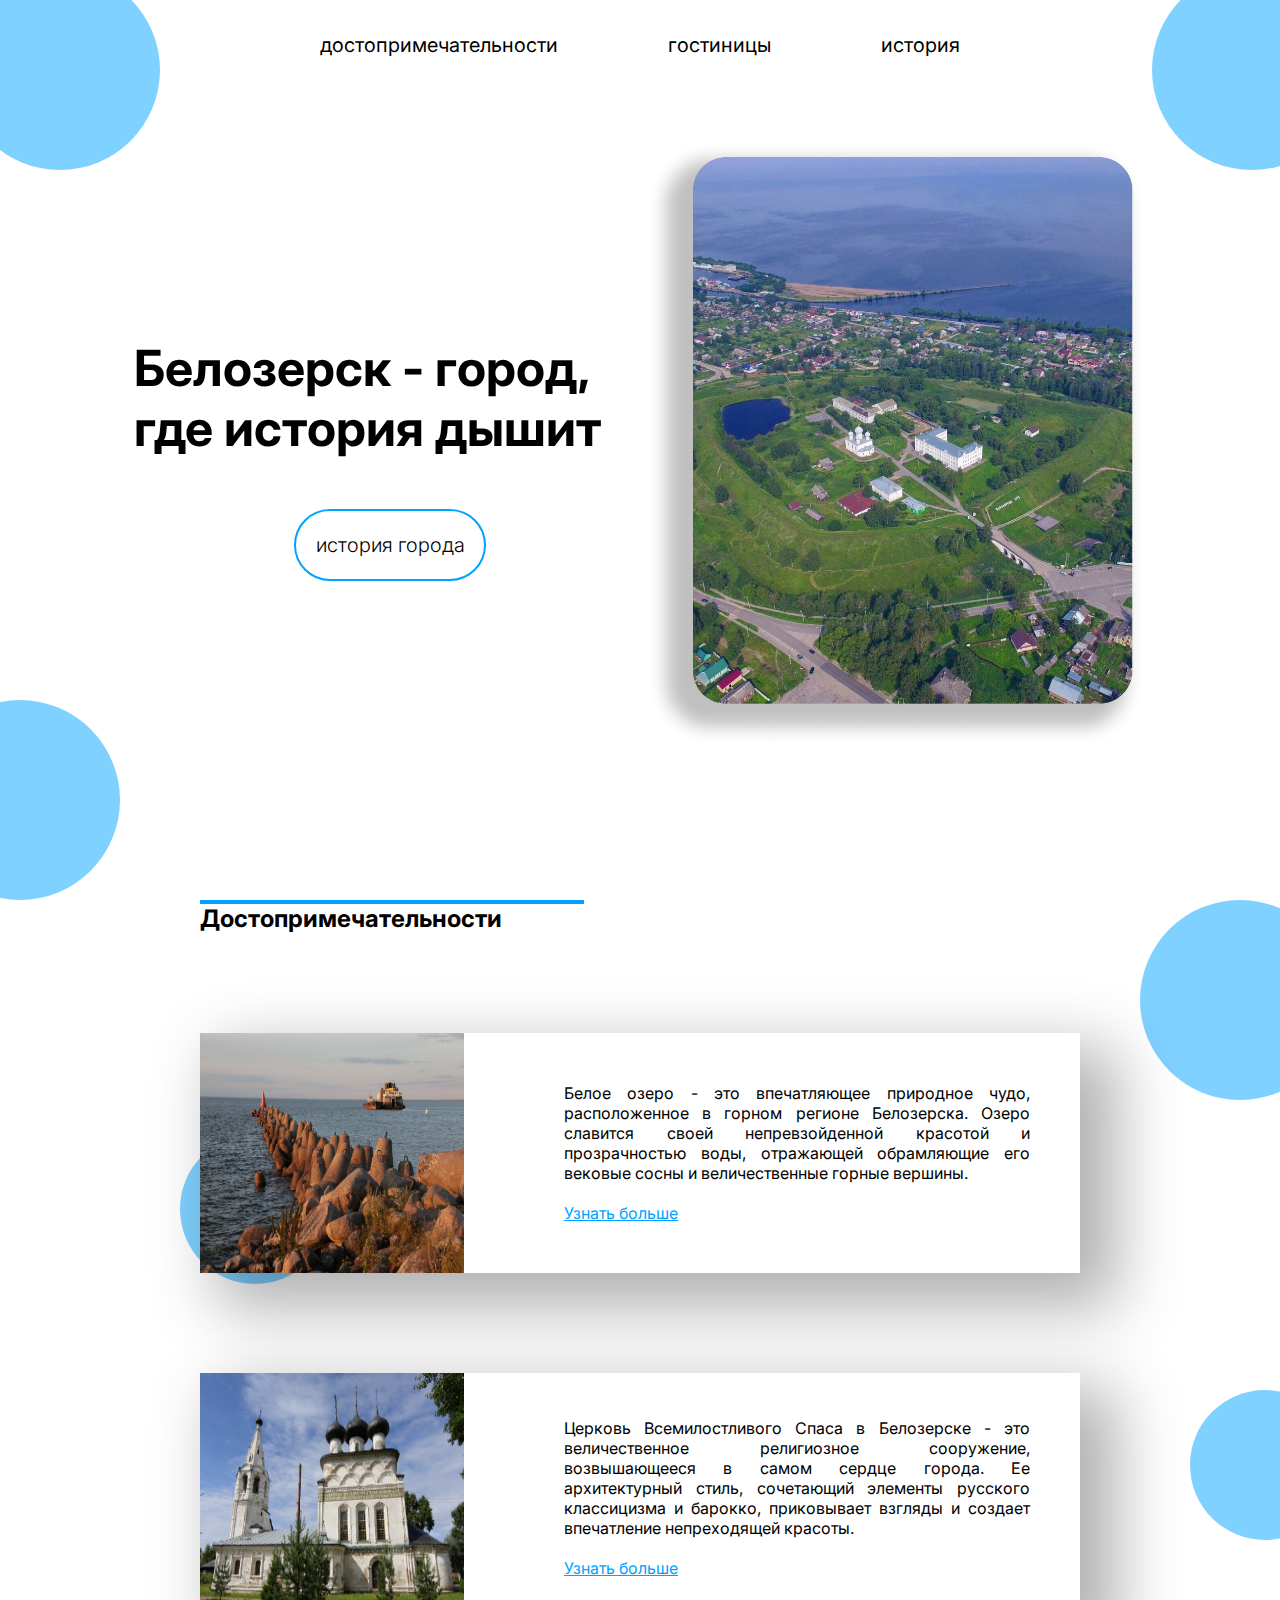
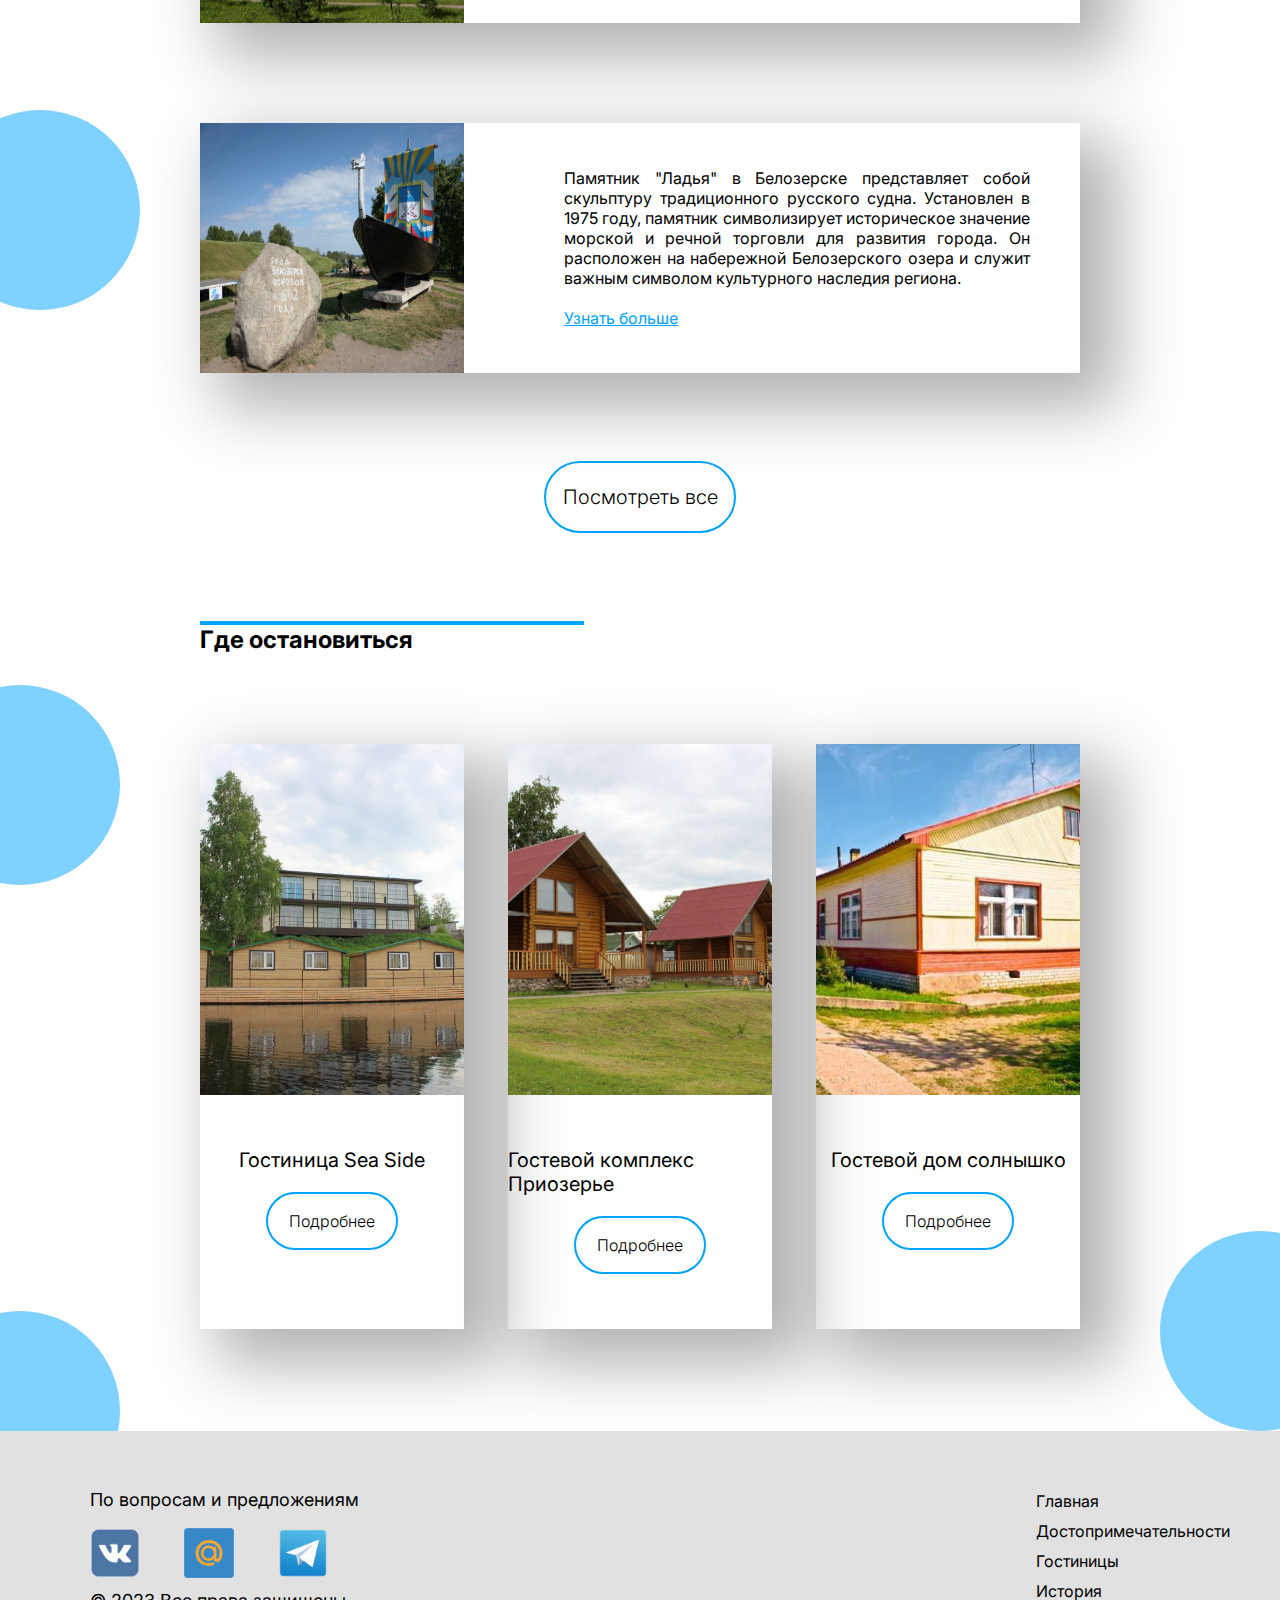
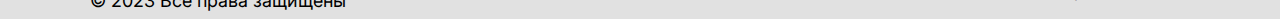
<file: site/index.html>
<!DOCTYPE html>
<html lang="en">
<head>
	<meta charset="UTF-8">
	<meta name="viewport" content="width=device-width, initial-scale=1.0">
	<link rel="stylesheet" href="style.css">
	<title>Document</title>
</head>
<body>
	<header>
		<div class="hamburger-menu">
    <input id="menu__toggle" type="checkbox" />
    <label class="menu__btn" for="menu__toggle">
      <span></span>
    </label>

    <ul class="menu__box">
      <li><a class="menu__item" href="dostoprim.html">достопримечательности</a></li>
			<li><a class="menu__item" href="hotel.html">гостиницы</a></li>
			<li><a class="menu__item" href="history.html">история</a></li>
			
    </ul>
</div>
		<nav>
			<ul>
				<li><a href="dostoprim.html">достопримечательности</a></li>
				<li><a href="hotel.html">гостиницы</a></li>
				<li><a href="history.html">история</a></li>
			</ul>
		</nav>

		<div class="header-main">
			<div class="header-title-btn">
				<h1>Белозерск - город, где история дышит</h1>
				<div class="btn">
					<div class="btn-contur">
						<a href="history.html">
							<p>
						   		история города
					    	</p>
				    	</a>
					</div>
				</div>
			</div>
			


			<div class="header-img">
				<img src="../img/original 1.png" alt="">
			</div>

		
				<div class="ellipse el1"></div>
				<div class="ellipse el2"></div>
				<div class="ellipse el3"></div>
			
				
		</div>

		
		
		
	</header>

	<section>
				<div class="ellipse el2-1"></div>	
				<div class="ellipse el2-2"></div>
				<div class="ellipse el2-3"></div>
				<div class="ellipse el2-4"></div>
				<div class="ellipse el2-5"></div>
				<div class="ellipse el2-6"></div>
				<div class="ellipse el2-7"></div>
		<div class="container">
			<div class="dostoprim">
				<h2 class="title">Достопримечательности</h2>
				<div class="card">
						<img src="../img/beloe-ozero.jpg" alt="">
						<p>
							Белое озеро - это впечатляющее природное чудо, расположенное в горном регионе Белозерска. Озеро славится своей непревзойденной красотой и прозрачностью воды, отражающей обрамляющие его вековые сосны и величественные горные вершины.<br> <br>	
							<a href="dostoprim.html">Узнать больше</a>
						</p>
						
				</div>
				<div class="card">
						<img src="../img/00249_20111213_201936o.jpg" alt="">
						<p>
Церковь Всемилостливого Спаса в Белозерске - это величественное религиозное сооружение, возвышающееся в самом сердце города. Ее архитектурный стиль, сочетающий элементы русского классицизма и барокко, приковывает взгляды и создает впечатление непреходящей красоты.
<br> <br>	
							<a href="dostoprim.html">Узнать больше</a>						
</p>
				</div>
				<div class="card">
						<img src="../img/belozer13.jpg" alt="">
						<p>
							Памятник "Ладья" в Белозерске представляет собой скульптуру традиционного русского судна. Установлен в 1975 году, памятник символизирует историческое значение морской и речной торговли для развития города. Он расположен на набережной Белозерского озера и служит важным символом культурного наследия региона.
							<br> <br>	
							<a href="dostoprim.html">Узнать больше</a>
						</p>
				</div>
				<div class="btn">
					<div class="btn-contur">
						<a href="dostoprim.html">
							<p>
						   		Посмотреть все
					    	</p>
				    	</a>
					</div>
				</div>
				
				
			
				
			</div>
			<div class="hotel">
				<h2 class="title">Где остановиться</h2>
				<div class="hotel-flex">
				<div class="hotel-card">

					<img src="../img/48f9691743d5.jpg" alt="">
					<p>Гостиница Sea Side</p>
					<div class="btn">
						<div class="btn-contur">
							<a href="hotel.html">
								<p>
							   		Подробнее
						    	</p>
					    	</a>
						</div>
					</div>
				</div>

				<div class="hotel-card none">
					<img src="../img/caption.jpg" alt="">
					<p>Гостевой комплекс Приозерье</p>
					<div class="btn">
						<div class="btn-contur">
							<a href="hotel.html">
								<p>
							   		Подробнее
						    	</p>
					    	</a>
						</div>
					</div>
				</div>

				<div class="hotel-card ">
					<img src="../img/1541464.jpg" alt="">
					<p>Гостевой дом солнышко</p>
					<div class="btn">
						<div class="btn-contur">
							<a href="hotel.html">
								<p>
							   		Подробнее
						    	</p>
					    	</a>
						</div>
					</div>
				</div>

				</div>

			</div>
			<!-- <div class="meropriyatiya">
				<h2 class="title">Праздники и мероприятия</h2>
				<div class="merop-container">
					<a href=""><img class="img1" src="../img/shhedraya-niva-300x225.jpg" alt=""></a>
					<a href=""><img class="img2" src="../img/1abtczzhrzy-300x177.jpg" alt=""></a>
					<a href=""><img class="img3" src="../img/pskov5-e1488006033668-300x217.jpg" alt=""></a>
				</div>
				<div class="btn">
						<div class="btn-contur">
							<a href="">
								<p>
							   		Поcмотреть больше
						    	</p>
					    	</a>
						</div>
					</div>
			</div> -->
		</div>
	</section>

	<div class="footer">
		<div class="contact">
			<h2>По вопросам и предложениям</h2>
			<div class="icon">
				<a href="https://vk.com/kogese"><img class="left-margin" src="../img/vk.png" alt=""></a>
				<a href="mailto:uywrrt@mail.ru?subject=Hello"><img src="../img/mail.png" alt=""></a>
				<a href="https://t.me/koglee"><img src="../img/teleg.png" alt=""></a>
				
				
				
			</div>
			<h2>© 2023 Все права защищены</h2>
		</div>
		<div class="footer-nav">
			<ul>
				<li><a href="index.html">Главная</a></li>
				<li><a href="dostoprim.html">Достопримечательности</a></li>
				<li><a href="hotel.html">Гостиницы</a></li>
				<li><a href="history.html">История</a></li>
			</ul>
		</div>
	</div>
</body>
</html>
</file>
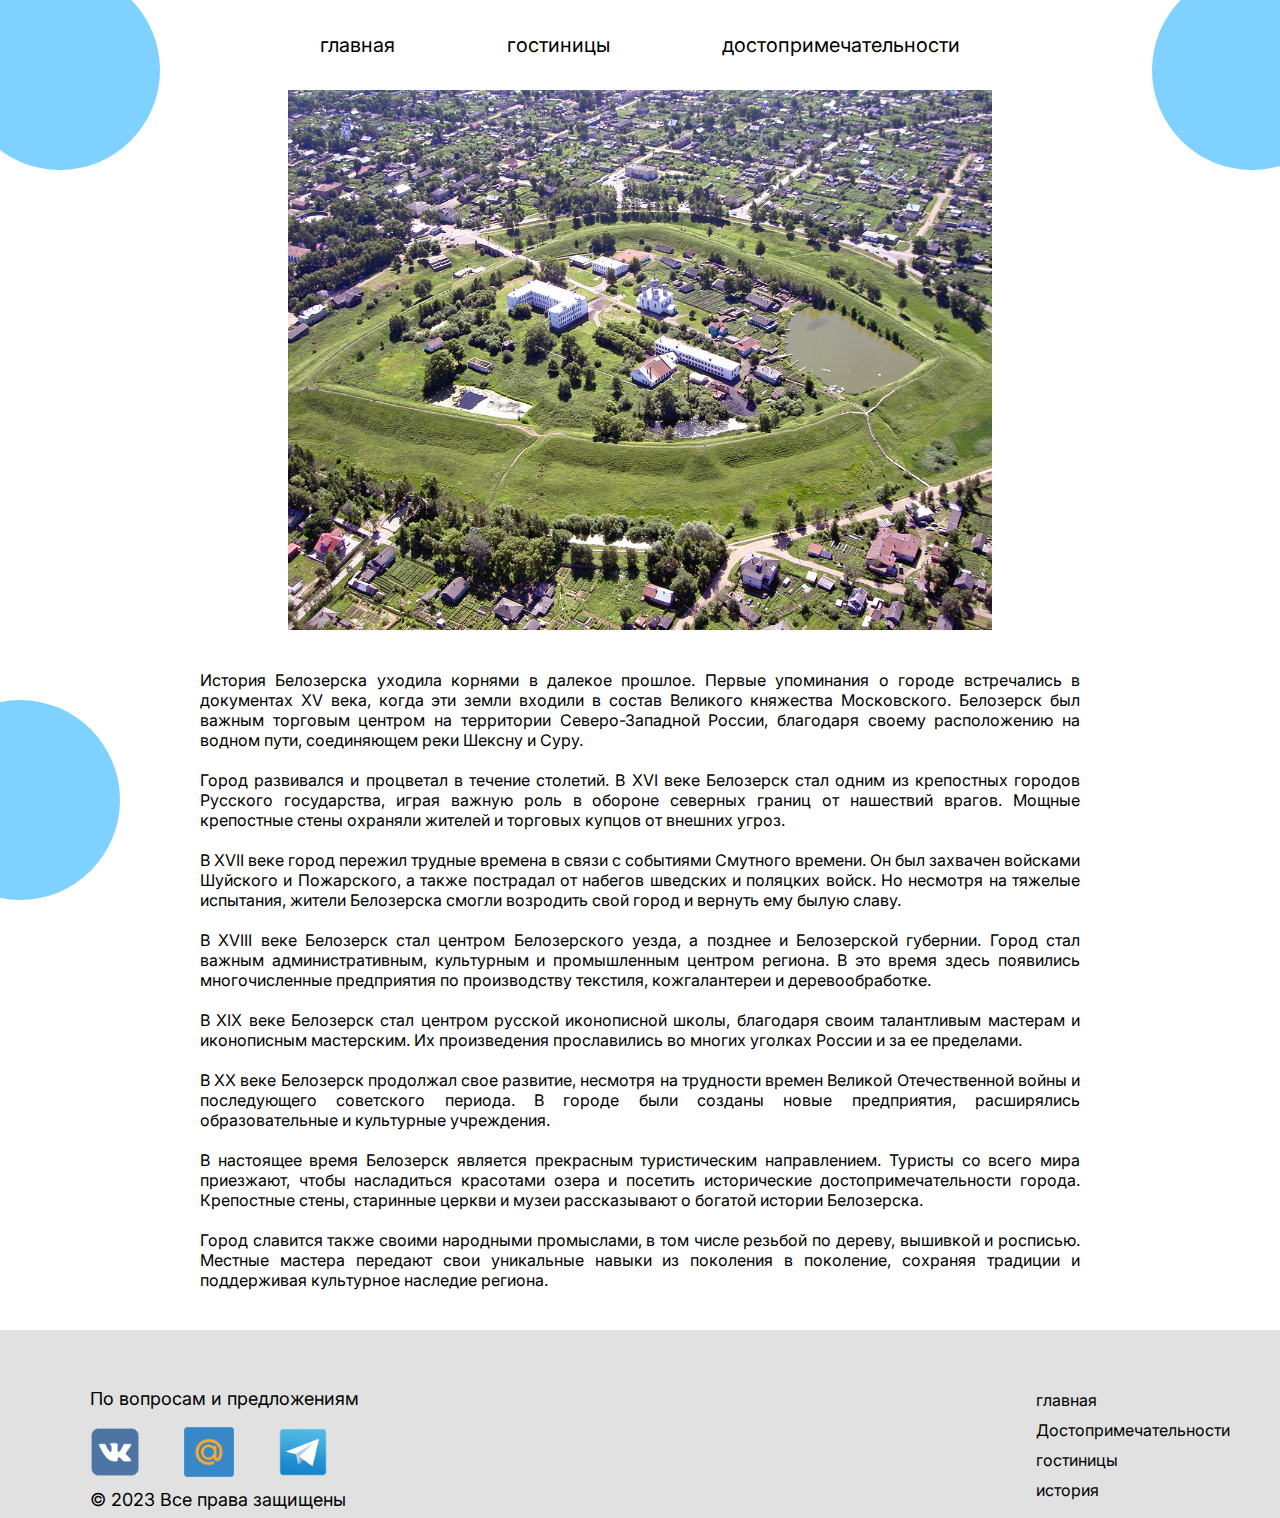
<file: site/history.html>
<!DOCTYPE html>
<html lang="en">
<head>
	<meta charset="UTF-8">
	<meta name="viewport" content="width=device-width, initial-scale=1.0">
	<link rel="stylesheet" href="style.css">
	<link rel="stylesheet" href="dostoprim.css">
	<title>Document</title>
</head>
<body>
	<div class="hamburger-menu">
    <input id="menu__toggle" type="checkbox" />
    <label class="menu__btn" for="menu__toggle">
      <span></span>
    </label>

    <ul class="menu__box">
      <li><a class="menu__item" href="index.html">главная</a></li>
			<li><a class="menu__item" href="hotel.html">гостиницы</a></li>
			<li><a class="menu__item" href="dostoprim.html">достопримечательности</a></li>
			
    </ul>
</div>
	<nav>
			<ul>
				<li><a href="index.html">главная</a></li>
				<li><a href="hotel.html">гостиницы</a></li>
				<li><a href="dostoprim.html">достопримечательности</a></li>
			</ul>
		</nav>

		<div class="container">
				<div class="ellipse el1"></div>
		<div class="ellipse el2"></div>
		<div class="ellipse el3"></div>
		

			<div class="main">
				<img src="../img/37.jpg" alt="">
				<div>История Белозерска уходила корнями в далекое прошлое. Первые упоминания о городе встречались в документах XV века, когда эти земли входили в состав Великого княжества Московского. Белозерск был важным торговым центром на территории Северо-Западной России, благодаря своему расположению на водном пути, соединяющем реки Шексну и Суру. <br><br>

Город развивался и процветал в течение столетий. В XVI веке Белозерск стал одним из крепостных городов Русского государства, играя важную роль в обороне северных границ от нашествий врагов. Мощные крепостные стены охраняли жителей и торговых купцов от внешних угроз.
<br><br>
В XVII веке город пережил трудные времена в связи с событиями Смутного времени. Он был захвачен войсками Шуйского и Пожарского, а также пострадал от набегов шведских и поляцких войск. Но несмотря на тяжелые испытания, жители Белозерска смогли возродить свой город и вернуть ему былую славу.
<br><br>
В XVIII веке Белозерск стал центром Белозерского уезда, а позднее и Белозерской губернии. Город стал важным административным, культурным и промышленным центром региона. В это время здесь появились многочисленные предприятия по производству текстиля, кожгалантереи и деревообработке.
<br><br>
В XIX веке Белозерск стал центром русской иконописной школы, благодаря своим талантливым мастерам и иконописным мастерским. Их произведения прославились во многих уголках России и за ее пределами.
<br><br>
В XX веке Белозерск продолжал свое развитие, несмотря на трудности времен Великой Отечественной войны и последующего советского периода. В городе были созданы новые предприятия, расширялись образовательные и культурные учреждения.
<br><br>
В настоящее время Белозерск является прекрасным туристическим направлением. Туристы со всего мира приезжают, чтобы насладиться красотами озера и посетить исторические достопримечательности города. Крепостные стены, старинные церкви и музеи рассказывают о богатой истории Белозерска.
<br><br>
Город славится также своими народными промыслами, в том числе резьбой по дереву, вышивкой и росписью. Местные мастера передают свои уникальные навыки из поколения в поколение, сохраняя традиции и поддерживая культурное наследие региона.</div>
			</div>


			












		</div>
			<div class="footer">
		<div class="contact">
			<h2>По вопросам и предложениям</h2>
			<div class="icon">
				<a href="https://vk.com/kogese"><img class="left-margin" src="../img/vk.png" alt=""></a>
				<a href="mailto:uywrrt@mail.ru"><img src="../img/mail.png" alt=""></a>
				<a href="https://t.me/koglee"><img src="../img/teleg.png" alt=""></a>
				
				
				
			</div>
			<h2>© 2023 Все права защищены</h2>
		</div>
		<div class="footer-nav">
			<ul>
				<li><a href="index.html">главная</a></li>
				<li><a href="dostoprim.html">Достопримечательности</a></li>
				<li><a href="hotel.html">гостиницы</a></li>
				<li><a href="">история</a></li>
			</ul>
		</div>
	</div>
</body>
</html>
</file>
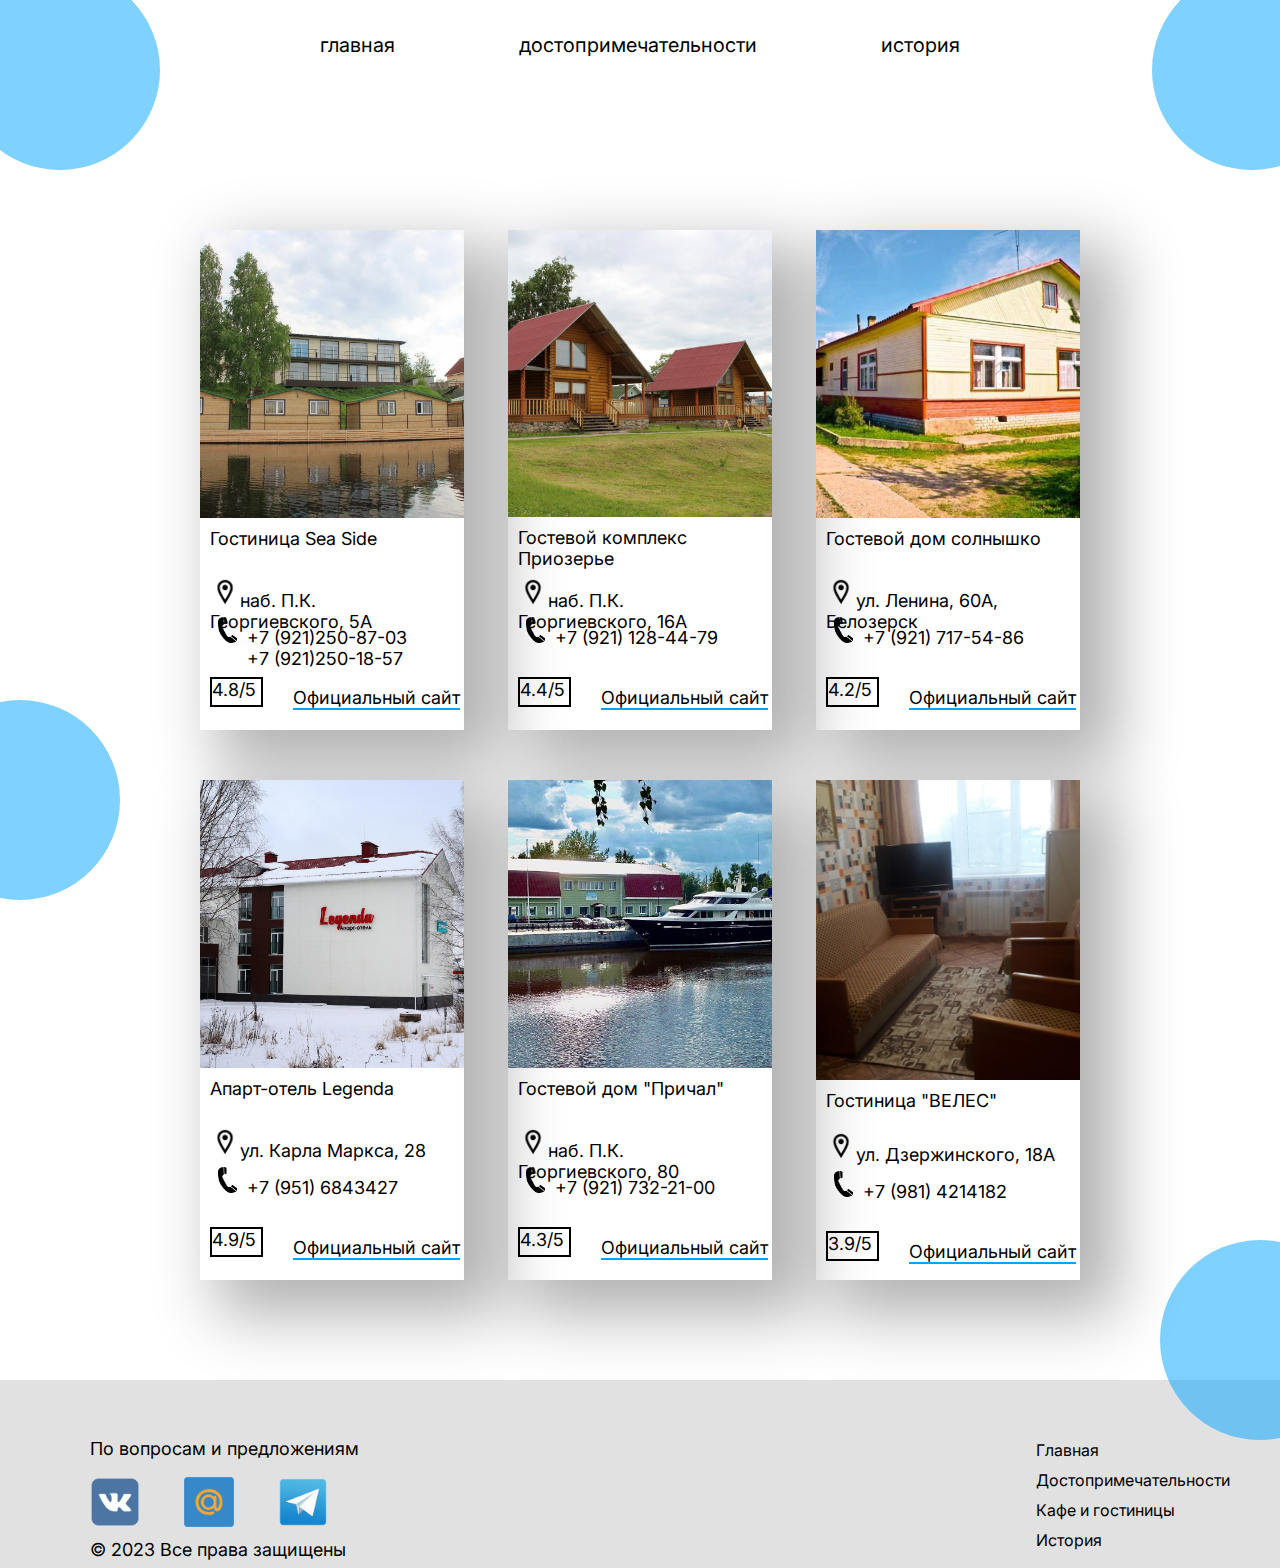
<file: site/hotel.html>
<!DOCTYPE html>
<html lang="en">
<head>
	<meta charset="UTF-8">
	<meta name="viewport" content="width=device-width, initial-scale=1.0">
	<link rel="stylesheet" href="style.css">
	<link rel="stylesheet" href="hotel.css">
	<title>Document</title>
</head>
<body>
<div class="hamburger-menu">
    <input id="menu__toggle" type="checkbox" />
    <label class="menu__btn" for="menu__toggle">
      <span></span>
    </label>

    <ul class="menu__box">
      <li><a class="menu__item" href="index.html">главная</a></li>
			<li><a class="menu__item" href="dostoprim.html">достопримечательности</a></li>
			<li><a class="menu__item" href="history.html">история</a></li>
			
    </ul>
</div>

	
		<nav>
			<ul>
				<li><a href="index.html">главная</a></li>
				<li><a href="dostoprim.html">достопримечательности</a></li>
				<li><a href="history.html">история</a></li>
			</ul>
		</nav>

	<div class="container">
			<div class="ellipse el1"></div>
		<div class="ellipse el2"></div>
		<div class="ellipse el3"></div>
		<div class="ellipse el3-1"></div>

		<div class="hotel">
			<div class="hotel-flex">
				<div class="hotel-card2">
					<img src="../img/48f9691743d5.jpg" alt="">
					<p>Гостиница Sea Side</p>
					<p>
						<img src="../img/adres.png" alt="">наб. П.К. Георгиевского, 5А
					</p>
					<div class="flex">
							<div class="phone"></div>
							<div>
								<p>+7 (921)250-87-03
									<br>+7 (921)250-18-57
								</p>
					        </div>
					</div>
					<div class="card-bottom">
						<p class="ocenka">4.8/5</p>
						<a href="http://sea-side-hotel.ru/" class="ssulka">Официальный сайт</a>
					</div>
				</div>




					<div class="hotel-card2">
					<img src="../img/caption.jpg" alt="">
					<p>Гостевой комплекс Приозерье</p>
					<p>
						<img src="../img/adres.png" alt="">наб. П.К. Георгиевского, 16А
					</p>
					<div class="flex">
							<div class="phone"></div>
							<div>
								<p>+7 (921) 128-44-79
								</p>
					        </div>
					</div>
					<div class="card-bottom">
						<p class="ocenka">4.4/5</p>
						<a href="https://vk.com/priozerieotdyhbelozersk" class="ssulka">Официальный сайт</a>
					</div>
				</div>




					<div class="hotel-card2">
					<img src="../img/1541464.jpg" alt="">
					<p>Гостевой дом солнышко</p>
					<p>
						<img src="../img/adres.png" alt="">ул. Ленина, 60А, Белозерск
					</p>
					<div class="flex">
							<div class="phone"></div>
							<div>
								<p>+7 (921) 717-54-86
								</p>
					        </div>
					</div>
					<div class="card-bottom">
						<p class="ocenka">4.2/5</p>
						<a href="https://vk.com/public78009945" class="ssulka">Официальный сайт</a>
					</div>
				</div>



					<div class="hotel-card2">
					<img src="../img/d287d7c521163f3e.jpg" alt="">
					<p>Апарт-отель Legenda</p>
					<p>
						<img src="../img/adres.png" alt="">ул. Карла Маркса, 28
					</p>
					<div class="flex">
							<div class="phone"></div>
							<div>
								<p>+7 (951) 6843427
								</p>
					        </div>
					</div>
					<div class="card-bottom">
						<p class="ocenka">4.9/5</p>
						<a href="https://legenda-hotel.ru/" class="ssulka">Официальный сайт</a>
					</div>
				</div>


					<div class="hotel-card2">
					<img src="../img/UqNeM8khqjY.jpg" alt="">
					<p>Гостевой дом "Причал"</p>
					<p>
						<img src="../img/adres.png" alt="">наб. П.К. Георгиевского, 80
					</p>
					<div class="flex">
							<div class="phone"></div>
							<div>
								<p>+7 (921) 732-21-00
								</p>
					        </div>
					</div>
					<div class="card-bottom">
						<p class="ocenka">4.3/5</p>
						<a href="https://vk.com/belozersk_turbaza" class="ssulka">Официальный сайт</a>
					</div>
				</div>


					<div class="hotel-card2">
					<img src="../img/tu5GKjpTa-c.jpg" alt="">
					<p>Гостиница "ВЕЛЕС"</p>
					<p>
						<img src="../img/adres.png" alt="">ул. Дзержинского, 18А
					</p>
					<div class="flex">
							<div class="phone"></div>
							<div>
								<p>+7 (981) 4214182
								</p>
					        </div>
					</div>
					<div class="card-bottom">
						<p class="ocenka">3.9/5</p>
						<a href="https://vk.com/club114360122" class="ssulka">Официальный сайт</a>
					</div>
				</div>









			</div>
		</div>
	</div>



	<div class="footer">
		<div class="contact">
			<h2>По вопросам и предложениям</h2>
			<div class="icon">
				<a href=""><img class="left-margin" src="../img/vk.png" alt=""></a>
				<a href=""><img src="../img/mail.png" alt=""></a>
				<a href=""><img src="../img/teleg.png" alt=""></a>
				
				
				
			</div>
			<h2>© 2023 Все права защищены</h2>
		</div>
		<div class="footer-nav">
			<ul>
				<li><a href="index.html">Главная</a></li>
				<li><a href="dostoprim.html">Достопримечательности</a></li>
				<li><a href="hotel.html">Кафе и гостиницы</a></li>
				<li><a href="history.html">История</a></li>
			</ul>
		</div>
	</div>
</body>
</html>
</file>
<file: site/style.css>
@import url('https://fonts.googleapis.com/css2?family=Exo+2:wght@100&family=Exo:wght@100&family=Inter:wght@500;700&family=Oranienbaum&display=swap');

*{
	box-sizing: border-box;
	padding: 0;
	margin: 0;
	text-decoration: none;
	list-style: none;
	color:black;
}

body{
	font-family: Inter, sans-serif;
	color: black;
	font-size: 16px;
	overflow-x: hidden;
	

}

header{
	height: 100vh;
	position:relative;
	overflow: hidden;

}

nav{
	height: 10vh;
	text-align: center;

}

nav ul{
	width: 50vw;
	height: 100%;
	margin: 0 auto;
	display: flex;
	justify-content: space-between;
	align-items: center;
}

nav ul li a{
	font-size: 20px;
	color: black;
	transition: linear 0.2s;
	padding-bottom: 5px
}

nav ul li a:hover{
	border-bottom: solid #00A3FF 4px;
	 
}


.header-main{
	max-width:100%;
	margin: 50px auto;
	font-size: 25px;
	font-weight: 800;
	display: flex;
	align-items: center;
	justify-content: center;
	flex-direction: row;
	flex: 1 0;

	

}

.header-img{
	max-width: 500px;
	max-height: 600px ;

}

.header-img img{
	background-size: cover;
	background-repeat: no-repeat;
	width: 100%;
	height: 100%;
	float: right;
}

.header-main h1{
	margin-top: 90px;
	width: 40vw;
}

.btn{
	margin: 10% auto;
	width: 15vw;
	height: 8vh;
}

.btn-contur{
	height: 100%;
	

}

.btn-contur a{
	border: 2px #00A3FF solid;
	border-radius: 66px;
	width: 100%;
	height: 100%;
	color: black;
	font-size: 20px;
	font-weight: 300;
	display: flex;
	justify-content: center;
	align-items: center;
	transition: linear 0.2s;
}

.btn-contur a:hover{
	background: #00A3FF;

	
	border-radius: 66px;
	color: white;
}

.ellipse{
width: 200px;
height: 200px;
border-radius: 100px;
position: absolute;
background: rgba(0,163,255, 50%);

}

section{
	position:relative;
	overflow: hidden;
	
}
.el1{
	top: -30px;
	left: -40px;
}

.el2{

	top: -30px;
	left: 90%;

}

.el3{
	bottom: 0;
	left: -80px;
}


.el2-1{
	top:0;
	right:-60px;
}

.el2-2{
	width:150px;
	height:150px;
	border-radius:75px;
	top: 11%;
	left:180px;
}

.el2-3{
	width:150px;
	height:150px;
	border-radius:75px;
	top: 23%;
	right:-60px;
}

.el2-4{
	top:38%;
	left:-60px;
}

.el2-5{
	top:65%;
	left:-80px;
}

.el2-6{
	bottom:0;
	right:-80px;
}

.el3-1{
	bottom:-60vh;
	right:-80px;
}

.el2-7{
	bottom:-80px;
	left:-80px;
}


.container{
	margin:0 200px;
}

.dostoprim{
	display:flex;
	flex-wrap:wrap;
}

.title{
	width:30vw;
	border-top: 4px #00A3FF solid ;
}



.card{
	position:relative;
	z-index:10;
	width:100%;
	max-height:250px;
	display:flex;
	box-shadow: 27px 25px 60px 10px rgba(0, 0, 0, 0.31);
	
	justify-content: center;
	align-items: center;
	margin-top:100px;
	transition: linear 0.2s;
	display: flex
}

.card img{
	margin-right: 50px;
	background-size:cover;
	background-repeat:no repeat;
	max-width:30%;
	height:100%;
	

}

.card p{
	margin: 50px;
	font-size: 16px;
	text-align:justify;
}

.card:hover{
	transform: scale(1.05);
}

.card p a{
	margin-top: 20px;
	text-decoration: underline;
	text-decoration-color:#00A3FF  ;
	color: #00A3FF;
}


.hotel{
	height:90vh;
}
.hotel-flex{
	display:flex;
	height:65vh;
	justify-content: space-between;
	height:20vh;
	margin-top:10vh;
}
.hotel-card{
	width:30%;
	height:65vh;
	display:flex;
	flex-direction: column;
	font-size:20px;
	align-items: center;
	margin:0;
	box-shadow: 27px 25px 60px 10px rgba(0, 0, 0, 0.31);
	transition: linear 0.2s;
	
}

.hotel-card:hover{
	transform:scale(1.1);
}

.hotel-card2:hover{
	transform:scale(1.1);
}



.hotel-card img{
	object-fit: cover;
	background-size:cover;
	background-repeat:no-repeat;
	width:100%;
	min-height:60%;
	margin-bottom:20%;

}

.hotel-card .btn{
	margin:20px 0;
	width:50%;
	height:10%;
	
}

.hotel-card .btn-contur a{
	font-size: 16px;
}

.meropriyatiya{
	margin-top:50px;
}
.merop-container img{
	width:40%;
	height:30vh;
	background-repeat: no-repeat;
	background-size: cover;
	object-fit:cover;
	position:relative;
}

.img1{
	top:5vh;
	left:10%;
}

.img2{
	top:14vh;
	left:-6%;
}
.img3{
	top: -6vh;
	left:54%;
}

.footer{
	
	width:100%;
	display:flex;
	justify-content: space-between;
	background: #E1E1E1;
	padding-top: 50px;
}

.contact{
	margin-left:50px;
}
.icon img{
	max-width: 50px;
	max-height:50px;
	margin-left: 40px;
	margin-top: 10px;
}

.contact h2{
	color:black;
	font-weight: normal;
	font-size:18px;
	margin: 8px 40px;
}

.icon a{
	max-width: 50px;
	max-height:50px;;
}

.footer-nav{
	margin-right:50px;
}

.footer-nav li{
	margin-top: 10px;
	
}

.footer-nav li a{
	color:black;
	
}

.footer-nav li a:hover{
	border-bottom: solid #00A3FF 4px;
}

.hamburger-menu{
	display: none;
}

.menu__box{
	visibility:none;
}

@media(max-width:1025px){
	nav ul li a{
		font-size: 16px;
	}

	header{
		margin-bottom: 150px;
		height:100%;
	}
	nav li{
		margin: auto 20px;
	}
	nav ul{
		width: 90%;
	}

	.header-main{
		height: 100%;
	}
	.btn{
		height:60px;
	}
	.ellipse{
		display:none;
	}
	.container{
		margin: 0 100px;
	}
	
	.header-main{
		font-size: 20px;
	}
	.header-img{
		max-width:400px;
		max-height:400px;
	}
	.header-title-btn{
		font-size: 18px;
	}
	.btn-contur a{
		font-size: 14px;
		
	}
	.card p{
		font-size: 14px;
		margin: 25px;
	}
	.card img{
		max-width: 200px;
		max-height: 200px;
		
	}
	.hotel-card{
		height: 500px;
		
	}
	.hotel-card .btn{
		width:60%;
		max-height:40px;
		margin-top:10px;
	}

	.hotel-card img{
		margin-bottom: 10px;

	}
	.hotel-card p{
		font-size: 14px;
		width:80%;
		text-align: justify;
	}

	.contact h2{
		font-size:14px;
	}
	.footer-nav a{
		font-size: 14px;
	}

}


@media(max-width:500px){
	nav{
		display: none;
	}
.hamburger-menu{
	display:block;

}

	#menu__toggle {
  opacity: 0;
}
.menu__btn{
	z-index: 6;
}

#menu__toggle:checked ~ .menu__btn > span {
  transform: rotate(45deg);
}
#menu__toggle:checked ~ .menu__btn > span::before {
  top: 0;
  transform: rotate(0);
}
#menu__toggle:checked ~ .menu__btn > span::after {
  top: 0;
  transform: rotate(90deg);
}
#menu__toggle:checked ~ .menu__box {
  visibility: visible;
  left: 0;
  z-index: 5;
}

.menu__btn {
  display: flex;
  align-items: center;
  position: fixed;
  top: 20px;
  left: 20px;

  width: 26px;
  height: 26px;

  cursor: pointer;
  z-index: 6;
}

.menu__btn > span,
.menu__btn > span::before,
.menu__btn > span::after {
  display: block;
  position: absolute;

  width: 100%;
  height: 2px;

  background-color: #616161;

  transition-duration: .25s;
}
.menu__btn > span::before {
  content: '';
  top: -8px;
}
.menu__btn > span::after {
  content: '';
  top: 8px;
}

.menu__box {
  display: block;
  position: fixed;
  visibility: hidden;
  top: 0;
  left: -100%;

  width: 300px;
  height: 100%;

  margin: 0;
  padding: 80px 0;

  list-style: none;

  background-color: #ECEFF1;
  box-shadow: 1px 0px 6px rgba(0, 0, 0, .2);

  transition-duration: .25s;
}

.menu__item {
  display: block;
  padding: 12px 24px;

  color: #333;

  font-family: 'Roboto', sans-serif;
  font-size: 20px;
  font-weight: 600;

  text-decoration: none;

  transition-duration: .25s;
}
.menu__item:hover {
  background-color: #CFD8DC;
}


.ellipse{
	width:0;
	height:0;
	
}

.container{
	margin: 0 20px;
}

.header-main{
	flex-direction:column-reverse;
}
.header-main h1{
	width: 90vw;
	text-align: center;
	margin-top: 40px;
}

.header-img{
	width:90vw;
}
.btn{
	width: 30vw;
	margin:6vh auto;
}
.card img{
	max-width: 30%;
	height: 100%;
	margin:0;
	object-fit:cover;
}

.card p{
	font-size:10px;
}

.title{
	font-size: 20px;
	width:70vw;
}
.none{
	display:none;
}

.hotel{
	height:70vh;
}
.hotel-card{
	width:40vw;
	height:45vh;
	
}

.hotel-card img{
	margin-bottom: 10px;
}
.hotel-card p{
	text-align: center;
	
}
.contact{
	margin-left: 20px;
}

.contact h2{
	margin-left:0;
	font-size:10px;
}
.icon img{
	max-width: 20px;
	max-height:20px;
	margin-left: 10px;
}

.left-margin{
	margin:0;
}

.footer-nav li{
	margin-top: 5px;
}

.footer{
	padding-top: 10px;
}

.footer-nav a{
	font-size: 10px;
}

.btn p{
	font-size:10px;
}



}

@media(max-width:320px){
	.hotel-card p{
		font-size:10px;
	}

	.hotel-card .btn{
		margin-top: 10px;
	}

	.hotel-card img{
		margin-bottom:5px;
	}
	.hotel-card{
		display: flex;
		flex-direction:column;
		align-items: center;
	}
	.none{
		display:none;
	}
}
</file>
<file: site/dostoprim.css>
.main{
	display:flex;
	flex-direction: column;
	font-size:16px;
	margin-bottom: 40px;
	position:relative;
}


.main h2{
	width: 60%;
	font-weight:800;
	margin: 20px 0;
	border-top: 4px solid #00A3FF;
	font-size: 24px;
}

.main img{
	width: 80%;
	height: 60vh;
	margin:auto;
	object-fit:cover;
	margin-bottom: 40px;
}

.main p{
	margin:40px 0 40px 20px;
	position:relative;
}

.main p::after{
	content:"";
	width:10px;
	height:10px;
	position:absolute;
	background:#00A3FF;
	right:101%;
	top:25%;
	
}

.main div{
	text-align: justify;
}

.el4-1{
	top:20vh;
	left:-280px;
}

.el4-2{
	top:90vh;
	right:-280px;
}

.el4-3{
	bottom: 0;
	left:-280px;
}
.footer{
	z-index: 2;
}

@media (max-width:500px){
	.main{
		font-size:14px;
	}

	.main h2{
		font-size: 18px;
	}
}
</file>
<file: site/hotel.css>
.hotel-card2{
	width:30%;
	height:500px;
	display:flex;
	flex-direction: column;
	font-size:18px;
	align-items: left;
	margin:0;
	margin-top: 50px;
	box-shadow: 27px 25px 60px 10px rgba(0, 0, 0, 0.31);
	transition: linear 0.2s;
	z-index: 1;
	}
.phone{
	background: url(../img/phone.png);
	margin:0;
	width:19px;
	height:26px;
	background-size:cover;
	background-repeat:no-repeat;
	object-fit:cover;
	margin-left:8px;
	
}

.hotel-card2 img{
	margin:0;
	height:60%;
	object-fit:cover;
}

.hotel-card2 p img{
	margin:0;
	width:30px;
	height:30px;
	background-size:cover;
	background-repeat:no-repeat;
	
}

.hotel-card2 p{
	height:30px;
	margin:10px;
}

.card-container{
	display:flex;
	justify-content: space-between;
	flex-wrap:wrap;
}


.ocenka{
	display: row;
	width:20%;
	border: 2px black solid;
}

.ssulka{
	margin:20px 0 20px 20px; 
	border-bottom: 2px solid #00A3FF;
	color:black;
	transition: 0.2s linear;
}

.flex{
	display:flex;
	justify-content: left;
	width:90%;
	margin-left:10px;

}

.card-bottom{
	display:flex;
	
}

.hotel-flex{
	flex-wrap:wrap;
	height:100%;
}
.hotel{
	height:100%;
}
.container{
	height:100%;

}

.footer{
	margin-top:100px;
}

body{
	overflow-x: hidden;
}

.ssulka:hover{
	color:#00A3FF;
}

@media(max-width:1025px){
	nav ul li a{
		font-size: 16px;
	}

	header{
		margin-bottom: 150px;
		height:100%;
	}
	nav li{
		margin: auto 20px;
	}
	nav ul{
		width: 90%;
	}

	.header-main{
		height: 100%;
	}
	.btn{
		height:60px;
	}
	.ellipse{
		display:none;
	}
	.container{
		margin: 0 100px;
	}
	
	.header-main{
		font-size: 20px;
	}
	.header-img{
		max-width:400px;
		max-height:400px;
	}
	.header-title-btn{
		font-size: 18px;
	}
	.btn-contur a{
		font-size: 14px;
		
	}
	.card p{
		font-size: 14px;
		margin: 25px;
	}
	.card img{
		max-width: 200px;
		max-height: 200px;
		
	}

	.hotel-card2 .btn{
		width:60%;
		max-height:40px;
	}
	.hotel-card p{
		font-size: 14px;
		width:80%;
		text-align: justify;
	}

	.contact h2{
		font-size:14px;
	}
	.footer-nav a{
		font-size: 14px;
	}

.hotel{
	height:100%;
}
	.container{
		margin: 0 50px;
		height:100%;
	}
	.hotel-flex{
		flex-wrap:wrap;
		height:100%;
		justify-content: space-between;

	}

	.hotel-card2{
		width:300px;
		font-size: 14px;

	}

	.footer{
		margin-top: 100px;
	}


}




@media(max-width:450px){
	nav{
		display: none;
	}

	.container{
		height:100%;
	}

	.hotel-card2{
		font-size:10px;
	}


	.hotel-card2 p img{
		width:20px;
		height:20px;
	}
	.phone{
		width:9px;
		height:16px;
	}
.hamburger-menu{
	display:block;
}

	#menu__toggle {
  opacity: 0;
}

#menu__toggle:checked ~ .menu__btn > span {
  transform: rotate(45deg);
}
#menu__toggle:checked ~ .menu__btn > span::before {
  top: 0;
  transform: rotate(0);
}
#menu__toggle:checked ~ .menu__btn > span::after {
  top: 0;
  transform: rotate(90deg);
}
#menu__toggle:checked ~ .menu__box {
  visibility: visible;
  left: 0;
}

.menu__btn {
  display: flex;
  align-items: center;
  position: fixed;
  top: 20px;
  left: 20px;

  width: 26px;
  height: 26px;

  cursor: pointer;
  z-index: 6;
}

.menu__btn > span,
.menu__btn > span::before,
.menu__btn > span::after {
  display: block;
  position: absolute;

  width: 100%;
  height: 2px;

  background-color: #616161;

  transition-duration: .25s;
}
.menu__btn > span::before {
  content: '';
  top: -8px;
}
.menu__btn > span::after {
  content: '';
  top: 8px;
}

.menu__box {
  display: block;
  position: fixed;
  visibility: hidden;
  top: 0;
  left: -100%;

  width: 300px;
  height: 100%;

  margin: 0;
  padding: 80px 0;

  list-style: none;

  background-color: #ECEFF1;
  box-shadow: 1px 0px 6px rgba(0, 0, 0, .2);

  transition-duration: .25s;
}

.menu__item {
  display: block;
  padding: 12px 24px;

  color: #333;

  font-family: 'Roboto', sans-serif;
  font-size: 20px;
  font-weight: 600;

  text-decoration: none;

  transition-duration: .25s;
}
.menu__item:hover {
  background-color: #CFD8DC;
}


.ellipse{
	width:0;
	height:0;
	
}

.container{
	margin: 0 20px;
}

.header-main{
	flex-direction:column-reverse;
}
.header-main h1{
	width: 90vw;
	text-align: center;
	margin-top: 40px;
}

.header-img{
	width:90vw;
}
.btn{
	width: 30vw;
	margin:6vh auto;
}
.card img{
	max-width: 30%;
	height: 100%;
	margin:0;
	object-fit:cover;
}

.card p{
	font-size:10px;
}

.title{
	font-size: 20px;
	width:70vw;
}
.none{
	display:none;
}

.hotel{
	height:100%;
}
.hotel-card2{
	width:60vw;
	height:300px;
	font-size:8px;

	
}

.hotel-flex{
	height:100%;
	justify-content: center;

}

.hotel-card2 img{
	margin-bottom: 10px;
}
.hotel-card2 p{
	height: 20px;
	margin-top: 2px;
	margin-bottom: 2px;
	
}
.contact{
	margin-left: 20px;
}

.contact h2{
	margin-left:0;
	font-size:10px;
}
.icon img{
	max-width: 20px;
	max-height:20px;
	margin-left: 10px;
}

.left-margin{
	margin:0;
}

.footer-nav li{
	margin-top: 5px;
}

.footer{
	padding-top: 10px;
}

.footer-nav a{
	font-size: 10px;
}

.btn p{
	font-size:10px;
}

.footer{
	margin-top: 100px;
}

}

@media(max-width:320px){
	.hotel-card2 p{
		font-size:10px;
	}

	.hotel-card2 .btn{
		margin-top: 10px;
	}

	.hotel-card2 img{
		margin-bottom:5px;
		object-fit:cover;
		width:100%;
	}
	.hotel-card2{
		display: flex;
		flex-direction:column;
		
	}
	.none{
		display:none;
	}
}
</file>
